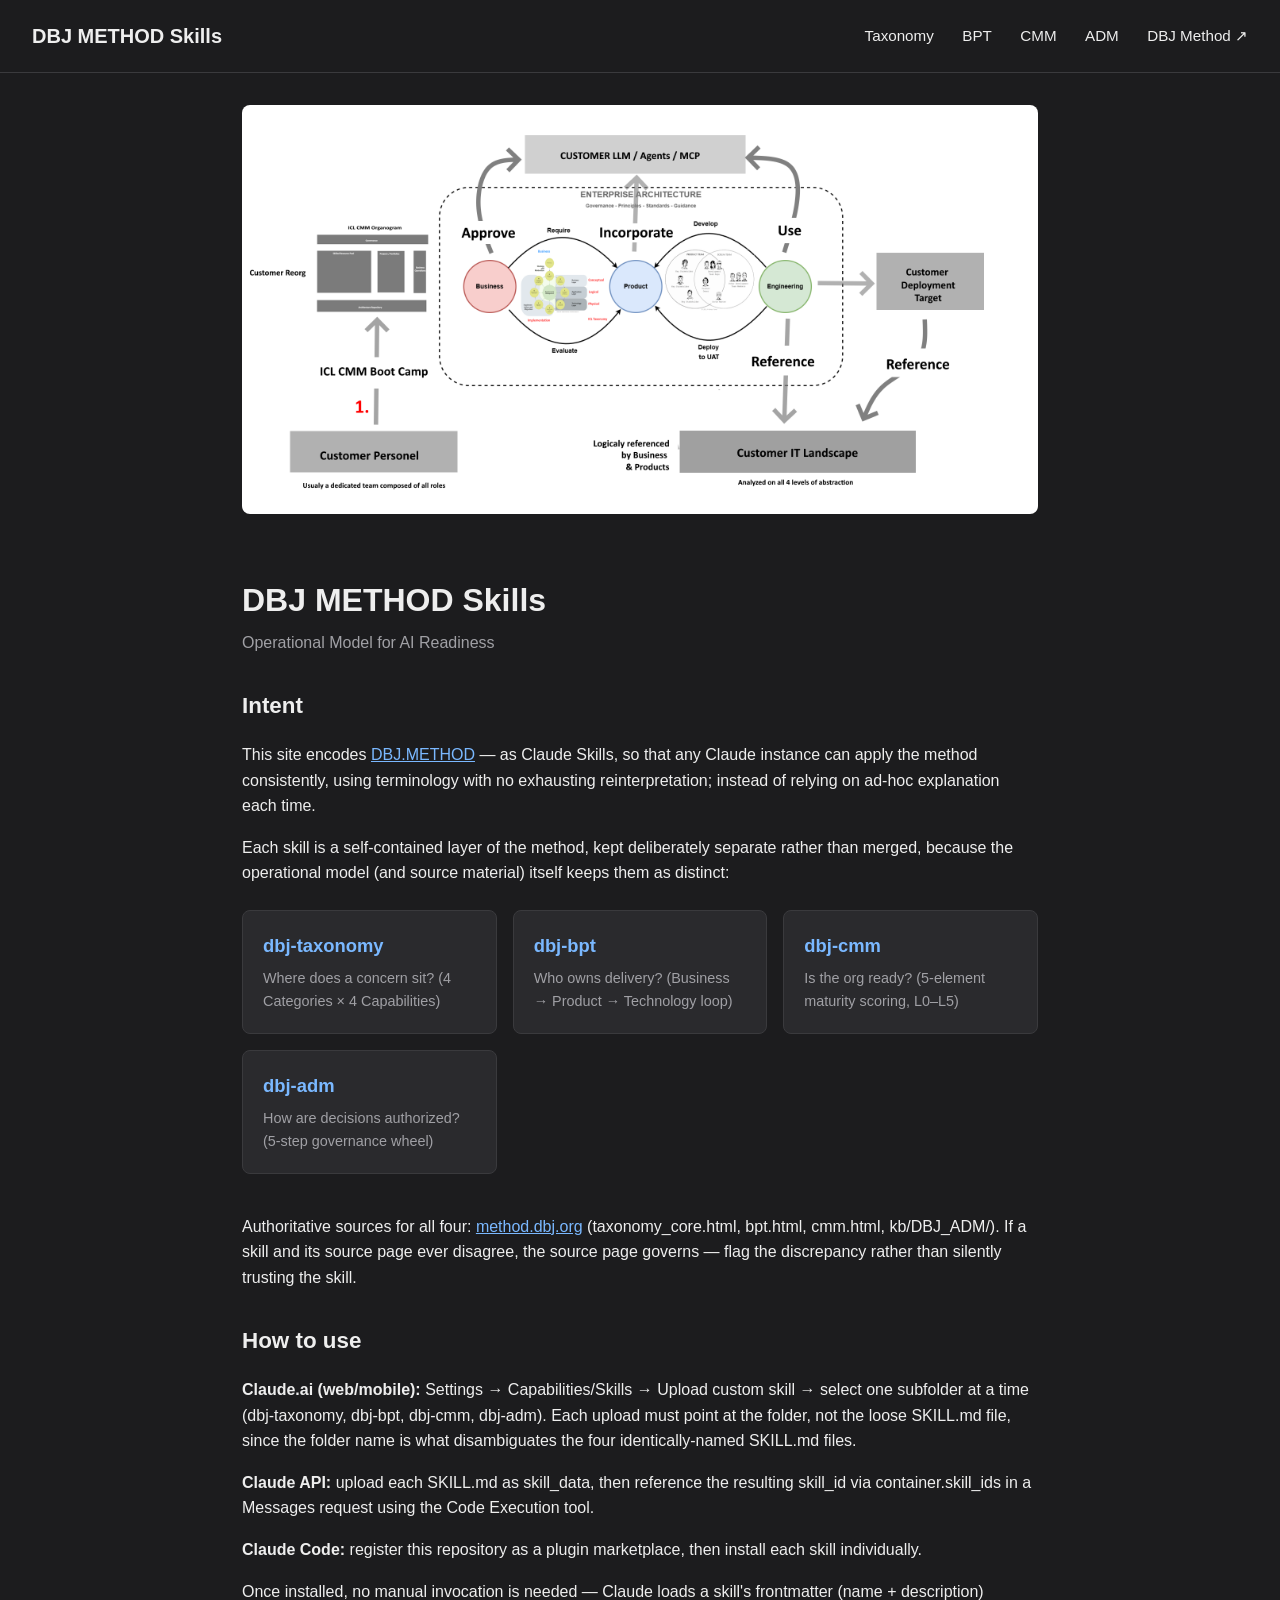
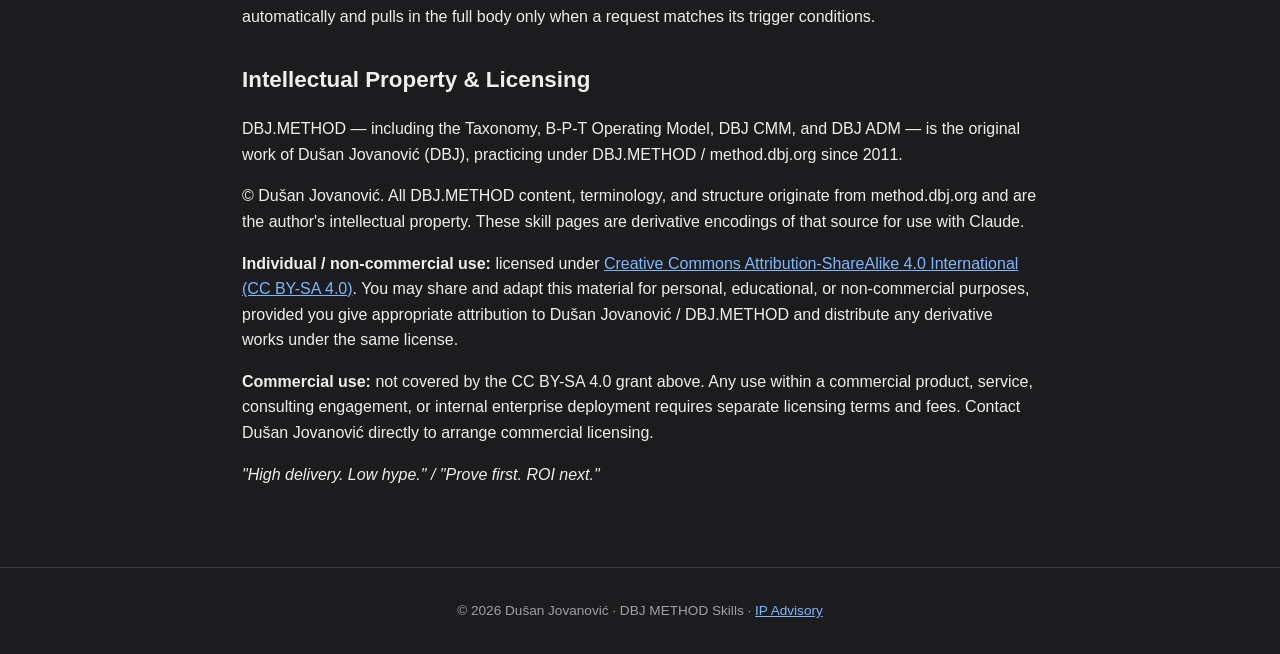
<file: index.html>
<!DOCTYPE html>
<html lang="en">
<head>
<meta charset="UTF-8">
<meta name="viewport" content="width=device-width, initial-scale=1.0">
<title>DBJ METHOD Skills</title>
<meta name="description" content="Direct mapping to AI Readiness — DBJ.METHOD encoded as Claude Skills.">
<link rel="stylesheet" href="/style.css">
</head>
<body>
<header class="site-header">
  <a class="brand" href="/">DBJ METHOD Skills</a>
  <nav class="site-nav">
    <a href="/dbj-taxonomy.html">Taxonomy</a>
    <a href="/dbj-bpt.html">BPT</a>
    <a href="/dbj-cmm.html">CMM</a>
    <a href="/dbj-adm.html">ADM</a>
    <a href="https://method.dbj.org">DBJ Method &#8599;</a>
  </nav>
</header>

<main>
  <img class="banner" src="/images/banner.png" alt="DBJ.METHOD engagement architecture">

  <h1>DBJ METHOD Skills</h1>
  <p class="subtitle">Operational Model for AI Readiness</p>

  <h2>Intent</h2>
  <p>
    This site encodes <a href="https://method.dbj.org/" target="_new">DBJ.METHOD</a> — as Claude Skills, so that any Claude instance can apply the method
    consistently, using terminology with no exhausting reinterpretation; instead
    of relying on ad-hoc explanation each time.
  </p>
  <p>
    Each skill is a self-contained layer of the method, kept deliberately
    separate rather than merged, because the operational model (and source material) itself keeps
    them as distinct:
  </p>

  <div class="skills-grid">
    <a class="skill-card" href="/dbj-taxonomy.html">
      <h3>dbj-taxonomy</h3>
      <p>Where does a concern sit? (4 Categories × 4 Capabilities)</p>
    </a>
    <a class="skill-card" href="/dbj-bpt.html">
      <h3>dbj-bpt</h3>
      <p>Who owns delivery? (Business → Product → Technology loop)</p>
    </a>
    <a class="skill-card" href="/dbj-cmm.html">
      <h3>dbj-cmm</h3>
      <p>Is the org ready? (5-element maturity scoring, L0–L5)</p>
    </a>
    <a class="skill-card" href="/dbj-adm.html">
      <h3>dbj-adm</h3>
      <p>How are decisions authorized? (5-step governance wheel)</p>
    </a>
  </div>

  <p>
    Authoritative sources for all four: <a href="https://method.dbj.org">method.dbj.org</a>
    (taxonomy_core.html, bpt.html, cmm.html, kb/DBJ_ADM/). If a skill and its
    source page ever disagree, the source page governs — flag the discrepancy
    rather than silently trusting the skill.
  </p>

  <h2>How to use</h2>
  <p>
    <strong>Claude.ai (web/mobile):</strong> Settings → Capabilities/Skills → Upload
    custom skill → select one subfolder at a time (dbj-taxonomy, dbj-bpt,
    dbj-cmm, dbj-adm). Each upload must point at the folder, not the loose
    SKILL.md file, since the folder name is what disambiguates the four
    identically-named SKILL.md files.
  </p>
  <p>
    <strong>Claude API:</strong> upload each SKILL.md as skill_data, then reference the
    resulting skill_id via container.skill_ids in a Messages request using
    the Code Execution tool.
  </p>
  <p>
    <strong>Claude Code:</strong> register this repository as a plugin marketplace, then
    install each skill individually.
  </p>
  <p>
    Once installed, no manual invocation is needed — Claude loads a skill's
    frontmatter (name + description) automatically and pulls in the full
    body only when a request matches its trigger conditions.
  </p>

  <h2>Intellectual Property &amp; Licensing</h2>
  <p>
    DBJ.METHOD — including the Taxonomy, B-P-T Operating Model, DBJ CMM, and
    DBJ ADM — is the original work of Dušan Jovanović (DBJ), practicing under
    DBJ.METHOD / method.dbj.org since 2011.
  </p>
  <p>
    © Dušan Jovanović. All DBJ.METHOD content, terminology, and structure
    originate from method.dbj.org and are the author's intellectual property.
    These skill pages are derivative encodings of that source for use with
    Claude.
  </p>
  <p>
    <strong>Individual / non-commercial use:</strong> licensed under
    <a href="https://creativecommons.org/licenses/by-sa/4.0/">Creative Commons Attribution-ShareAlike 4.0 International (CC BY-SA 4.0)</a>.
    You may share and adapt this material for personal, educational, or
    non-commercial purposes, provided you give appropriate attribution to
    Dušan Jovanović / DBJ.METHOD and distribute any derivative works under
    the same license.
  </p>
  <p>
    <strong>Commercial use:</strong> not covered by the CC BY-SA 4.0 grant above. Any use
    within a commercial product, service, consulting engagement, or internal
    enterprise deployment requires separate licensing terms and fees. Contact
    Dušan Jovanović directly to arrange commercial licensing.
  </p>
  <p><em>"High delivery. Low hype." / "Prove first. ROI next."</em></p>
</main>

<footer class="site-footer">
  &copy; 2026 Dušan Jovanović · DBJ METHOD Skills · <a href="/ip-advisory.html">IP Advisory</a>
</footer>
</body>
</html>
</file>
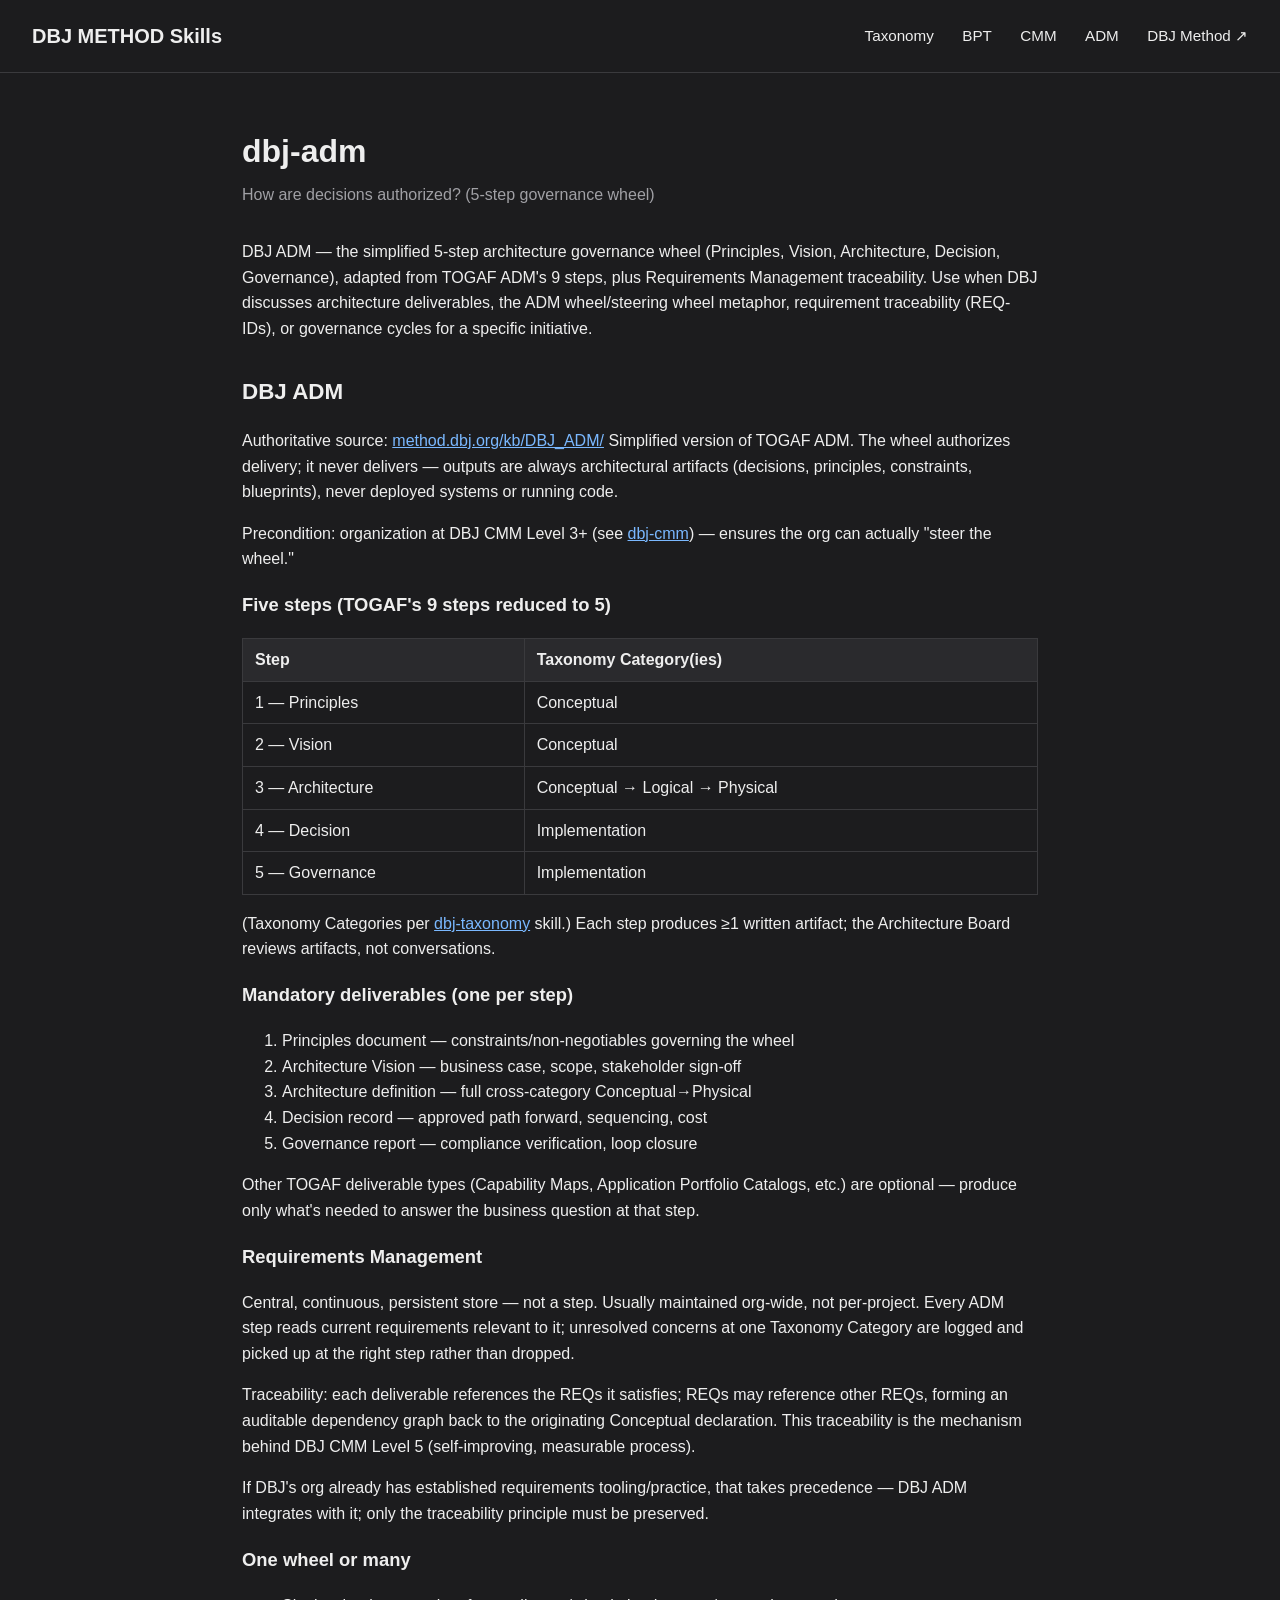
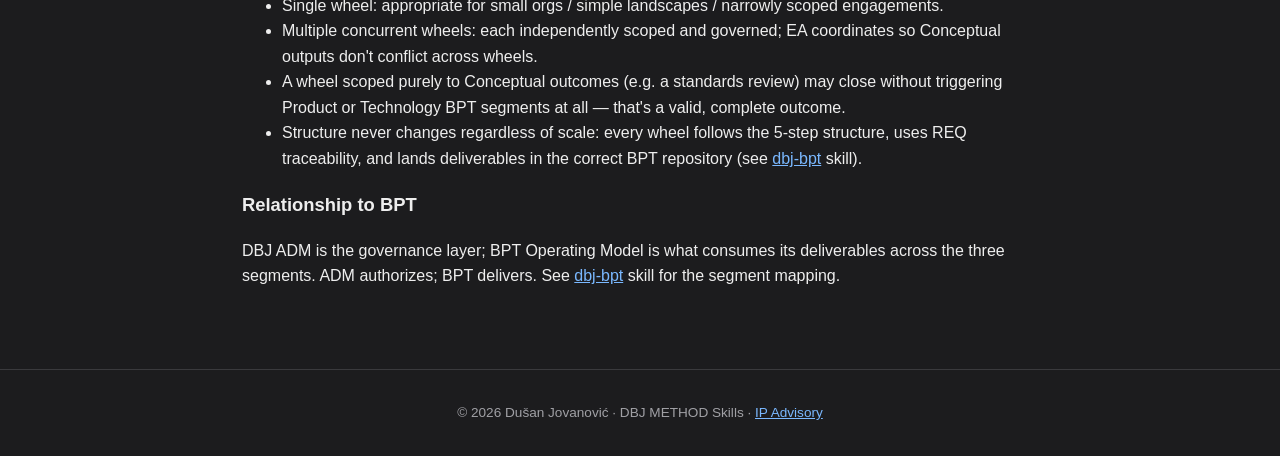
<file: dbj-adm.html>
<!DOCTYPE html>
<html lang="en">
<head>
<meta charset="UTF-8">
<meta name="viewport" content="width=device-width, initial-scale=1.0">
<title>dbj-adm — DBJ METHOD Skills</title>
<meta name="description" content="DBJ ADM — the simplified 5-step architecture governance wheel, adapted from TOGAF ADM.">
<link rel="stylesheet" href="/style.css">
</head>
<body>
<header class="site-header">
  <a class="brand" href="/">DBJ METHOD Skills</a>
  <nav class="site-nav">
    <a href="/dbj-taxonomy.html">Taxonomy</a>
    <a href="/dbj-bpt.html">BPT</a>
    <a href="/dbj-cmm.html">CMM</a>
    <a href="/dbj-adm.html">ADM</a>
    <a href="https://method.dbj.org">DBJ Method &#8599;</a>
  </nav>
</header>

<main>
  <h1>dbj-adm</h1>
  <p class="subtitle">How are decisions authorized? (5-step governance wheel)</p>

  <p>
    DBJ ADM — the simplified 5-step architecture governance wheel (Principles,
    Vision, Architecture, Decision, Governance), adapted from TOGAF ADM's 9
    steps, plus Requirements Management traceability. Use when DBJ discusses
    architecture deliverables, the ADM wheel/steering wheel metaphor,
    requirement traceability (REQ-IDs), or governance cycles for a specific
    initiative.
  </p>

  <h2>DBJ ADM</h2>
  <p>
    Authoritative source: <a href="https://method.dbj.org/kb/DBJ_ADM/">method.dbj.org/kb/DBJ_ADM/</a>
    Simplified version of TOGAF ADM. The wheel authorizes delivery; it never
    delivers — outputs are always architectural artifacts (decisions,
    principles, constraints, blueprints), never deployed systems or running
    code.
  </p>
  <p>Precondition: organization at DBJ CMM Level 3+ (see <a href="/dbj-cmm.html">dbj-cmm</a>) — ensures the org can actually "steer the wheel."</p>

  <h3>Five steps (TOGAF's 9 steps reduced to 5)</h3>
  <table>
    <tr><th>Step</th><th>Taxonomy Category(ies)</th></tr>
    <tr><td>1 — Principles</td><td>Conceptual</td></tr>
    <tr><td>2 — Vision</td><td>Conceptual</td></tr>
    <tr><td>3 — Architecture</td><td>Conceptual → Logical → Physical</td></tr>
    <tr><td>4 — Decision</td><td>Implementation</td></tr>
    <tr><td>5 — Governance</td><td>Implementation</td></tr>
  </table>
  <p>
    (Taxonomy Categories per <a href="/dbj-taxonomy.html">dbj-taxonomy</a> skill.)
    Each step produces ≥1 written artifact; the Architecture Board reviews
    artifacts, not conversations.
  </p>

  <h3>Mandatory deliverables (one per step)</h3>
  <ol>
    <li>Principles document — constraints/non-negotiables governing the wheel</li>
    <li>Architecture Vision — business case, scope, stakeholder sign-off</li>
    <li>Architecture definition — full cross-category Conceptual→Physical</li>
    <li>Decision record — approved path forward, sequencing, cost</li>
    <li>Governance report — compliance verification, loop closure</li>
  </ol>
  <p>
    Other TOGAF deliverable types (Capability Maps, Application Portfolio
    Catalogs, etc.) are optional — produce only what's needed to answer the
    business question at that step.
  </p>

  <h3>Requirements Management</h3>
  <p>
    Central, continuous, persistent store — not a step. Usually maintained
    org-wide, not per-project. Every ADM step reads current requirements
    relevant to it; unresolved concerns at one Taxonomy Category are logged
    and picked up at the right step rather than dropped.
  </p>
  <p>
    Traceability: each deliverable references the REQs it satisfies; REQs may
    reference other REQs, forming an auditable dependency graph back to the
    originating Conceptual declaration. This traceability is the mechanism
    behind DBJ CMM Level 5 (self-improving, measurable process).
  </p>
  <p>
    If DBJ's org already has established requirements tooling/practice, that
    takes precedence — DBJ ADM integrates with it; only the traceability
    principle must be preserved.
  </p>

  <h3>One wheel or many</h3>
  <ul>
    <li>Single wheel: appropriate for small orgs / simple landscapes / narrowly scoped engagements.</li>
    <li>Multiple concurrent wheels: each independently scoped and governed; EA coordinates so Conceptual outputs don't conflict across wheels.</li>
    <li>A wheel scoped purely to Conceptual outcomes (e.g. a standards review) may close without triggering Product or Technology BPT segments at all — that's a valid, complete outcome.</li>
    <li>Structure never changes regardless of scale: every wheel follows the 5-step structure, uses REQ traceability, and lands deliverables in the correct BPT repository (see <a href="/dbj-bpt.html">dbj-bpt</a> skill).</li>
  </ul>

  <h3>Relationship to BPT</h3>
  <p>
    DBJ ADM is the governance layer; BPT Operating Model is what consumes its
    deliverables across the three segments. ADM authorizes; BPT delivers. See
    <a href="/dbj-bpt.html">dbj-bpt</a> skill for the segment mapping.
  </p>
</main>

<footer class="site-footer">
  &copy; 2026 Dušan Jovanović · DBJ METHOD Skills · <a href="/ip-advisory.html">IP Advisory</a>
</footer>
</body>
</html>
</file>
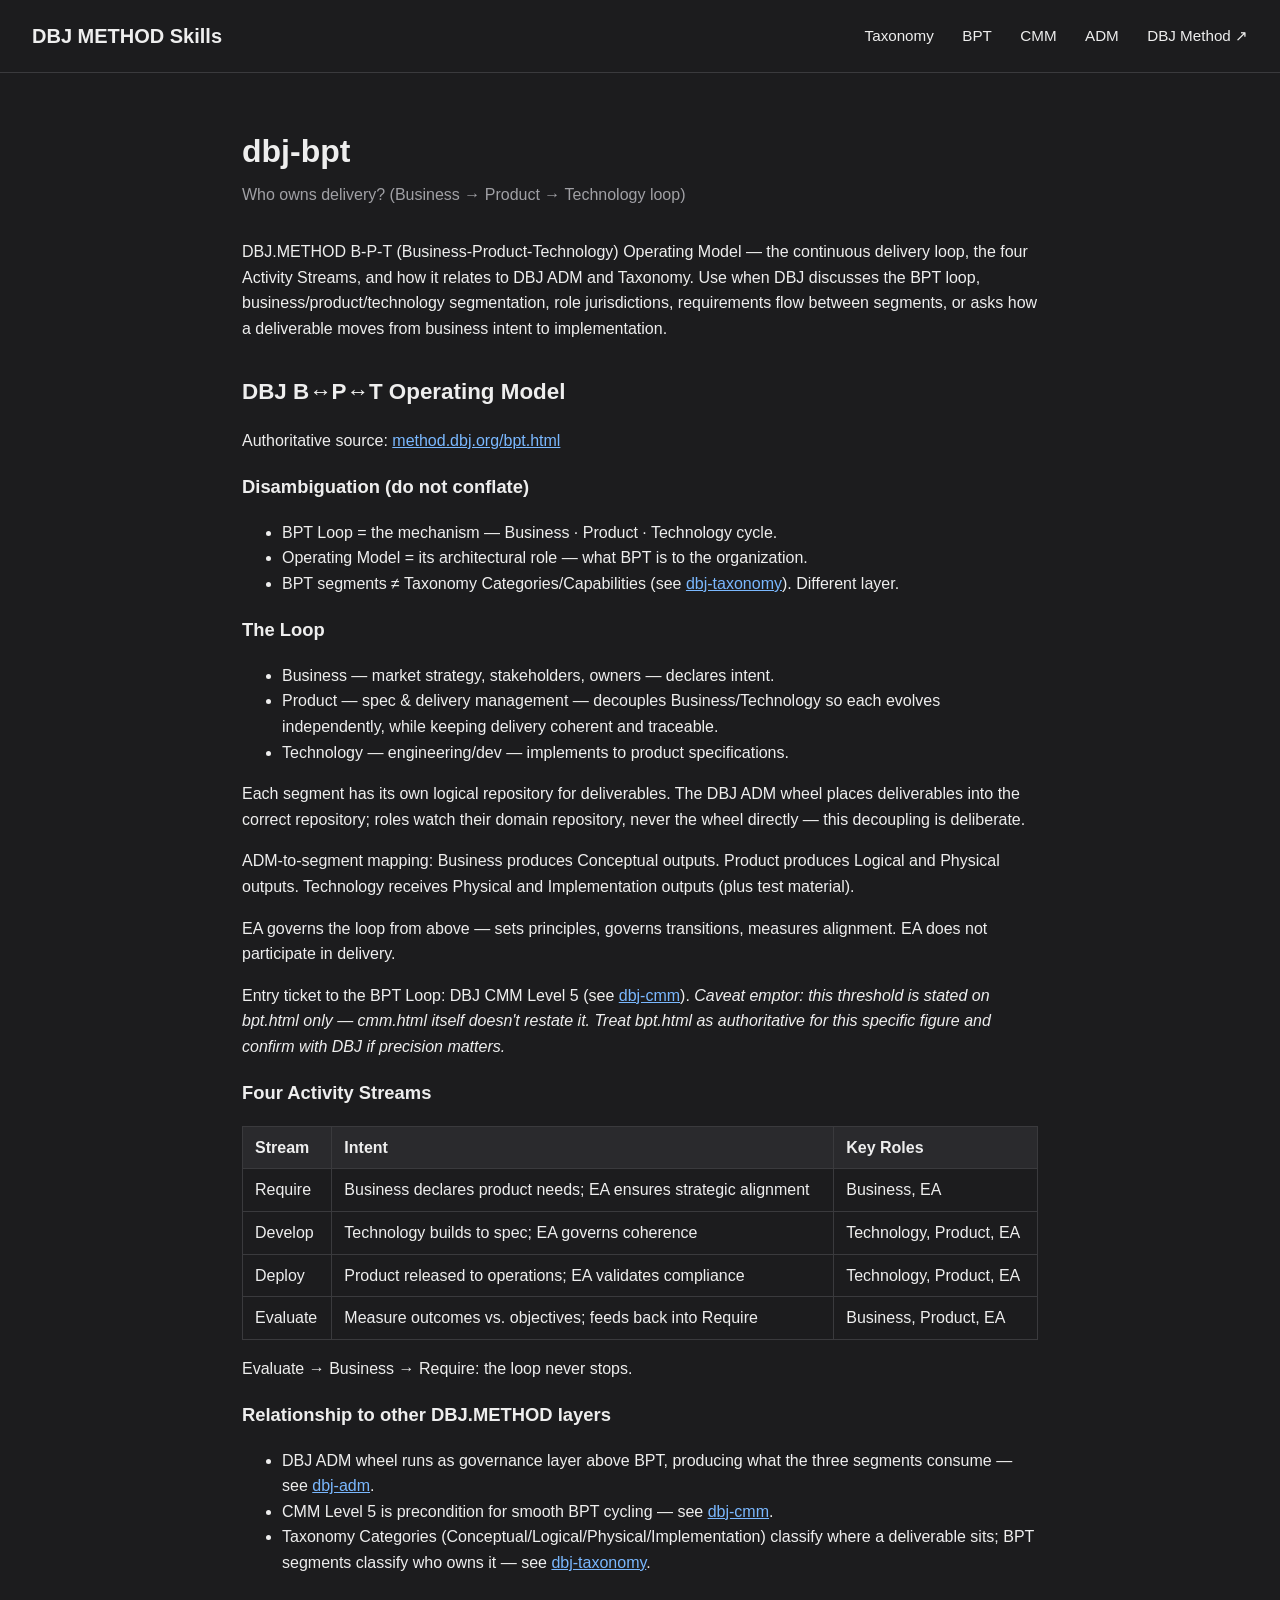
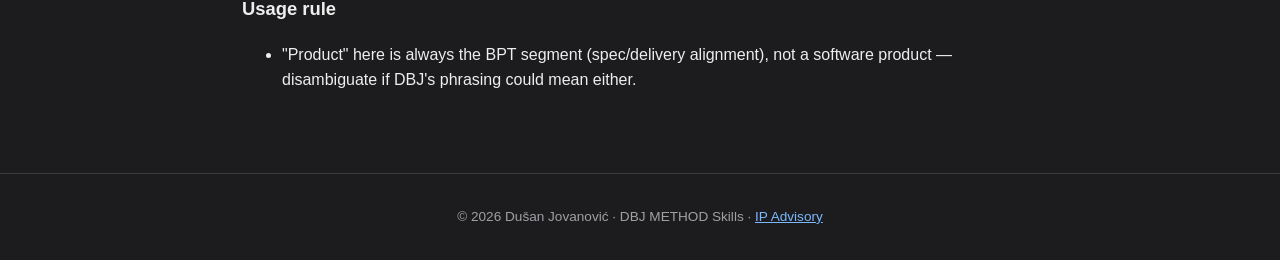
<file: dbj-bpt.html>
<!DOCTYPE html>
<html lang="en">
<head>
<meta charset="UTF-8">
<meta name="viewport" content="width=device-width, initial-scale=1.0">
<title>dbj-bpt — DBJ METHOD Skills</title>
<meta name="description" content="DBJ.METHOD B-P-T (Business-Product-Technology) Operating Model — the continuous delivery loop and the four Activity Streams.">
<link rel="stylesheet" href="/style.css">
</head>
<body>
<header class="site-header">
  <a class="brand" href="/">DBJ METHOD Skills</a>
  <nav class="site-nav">
    <a href="/dbj-taxonomy.html">Taxonomy</a>
    <a href="/dbj-bpt.html">BPT</a>
    <a href="/dbj-cmm.html">CMM</a>
    <a href="/dbj-adm.html">ADM</a>
    <a href="https://method.dbj.org">DBJ Method &#8599;</a>
  </nav>
</header>

<main>
  <h1>dbj-bpt</h1>
  <p class="subtitle">Who owns delivery? (Business → Product → Technology loop)</p>

  <p>
    DBJ.METHOD B-P-T (Business-Product-Technology) Operating Model — the
    continuous delivery loop, the four Activity Streams, and how it relates to
    DBJ ADM and Taxonomy. Use when DBJ discusses the BPT loop, business/product/technology
    segmentation, role jurisdictions, requirements flow between segments, or asks
    how a deliverable moves from business intent to implementation.
  </p>

  <h2>DBJ B↔P↔T Operating Model</h2>
  <p>Authoritative source: <a href="https://method.dbj.org/bpt.html">method.dbj.org/bpt.html</a></p>

  <h3>Disambiguation (do not conflate)</h3>
  <ul>
    <li>BPT Loop = the mechanism — Business · Product · Technology cycle.</li>
    <li>Operating Model = its architectural role — what BPT is to the organization.</li>
    <li>BPT segments ≠ Taxonomy Categories/Capabilities (see <a href="/dbj-taxonomy.html">dbj-taxonomy</a>). Different layer.</li>
  </ul>

  <h3>The Loop</h3>
  <ul>
    <li>Business — market strategy, stakeholders, owners — declares intent.</li>
    <li>Product — spec &amp; delivery management — decouples Business/Technology so each evolves independently, while keeping delivery coherent and traceable.</li>
    <li>Technology — engineering/dev — implements to product specifications.</li>
  </ul>
  <p>
    Each segment has its own logical repository for deliverables. The DBJ ADM
    wheel places deliverables into the correct repository; roles watch their
    domain repository, never the wheel directly — this decoupling is deliberate.
  </p>
  <p>
    ADM-to-segment mapping: Business produces Conceptual outputs. Product
    produces Logical and Physical outputs. Technology receives Physical and
    Implementation outputs (plus test material).
  </p>
  <p>
    EA governs the loop from above — sets principles, governs transitions,
    measures alignment. EA does not participate in delivery.
  </p>
  <p>
    Entry ticket to the BPT Loop: DBJ CMM Level 5 (see <a href="/dbj-cmm.html">dbj-cmm</a>).
    <em>Caveat emptor: this threshold is stated on bpt.html only — cmm.html
    itself doesn't restate it. Treat bpt.html as authoritative for this
    specific figure and confirm with DBJ if precision matters.</em>
  </p>

  <h3>Four Activity Streams</h3>
  <table>
    <tr><th>Stream</th><th>Intent</th><th>Key Roles</th></tr>
    <tr><td>Require</td><td>Business declares product needs; EA ensures strategic alignment</td><td>Business, EA</td></tr>
    <tr><td>Develop</td><td>Technology builds to spec; EA governs coherence</td><td>Technology, Product, EA</td></tr>
    <tr><td>Deploy</td><td>Product released to operations; EA validates compliance</td><td>Technology, Product, EA</td></tr>
    <tr><td>Evaluate</td><td>Measure outcomes vs. objectives; feeds back into Require</td><td>Business, Product, EA</td></tr>
  </table>
  <p>Evaluate → Business → Require: the loop never stops.</p>

  <h3>Relationship to other DBJ.METHOD layers</h3>
  <ul>
    <li>DBJ ADM wheel runs as governance layer above BPT, producing what the three segments consume — see <a href="/dbj-adm.html">dbj-adm</a>.</li>
    <li>CMM Level 5 is precondition for smooth BPT cycling — see <a href="/dbj-cmm.html">dbj-cmm</a>.</li>
    <li>Taxonomy Categories (Conceptual/Logical/Physical/Implementation) classify where a deliverable sits; BPT segments classify who owns it — see <a href="/dbj-taxonomy.html">dbj-taxonomy</a>.</li>
  </ul>

  <h3>Usage rule</h3>
  <ul>
    <li>"Product" here is always the BPT segment (spec/delivery alignment), not a software product — disambiguate if DBJ's phrasing could mean either.</li>
  </ul>
</main>

<footer class="site-footer">
  &copy; 2026 Dušan Jovanović · DBJ METHOD Skills · <a href="/ip-advisory.html">IP Advisory</a>
</footer>
</body>
</html>
</file>
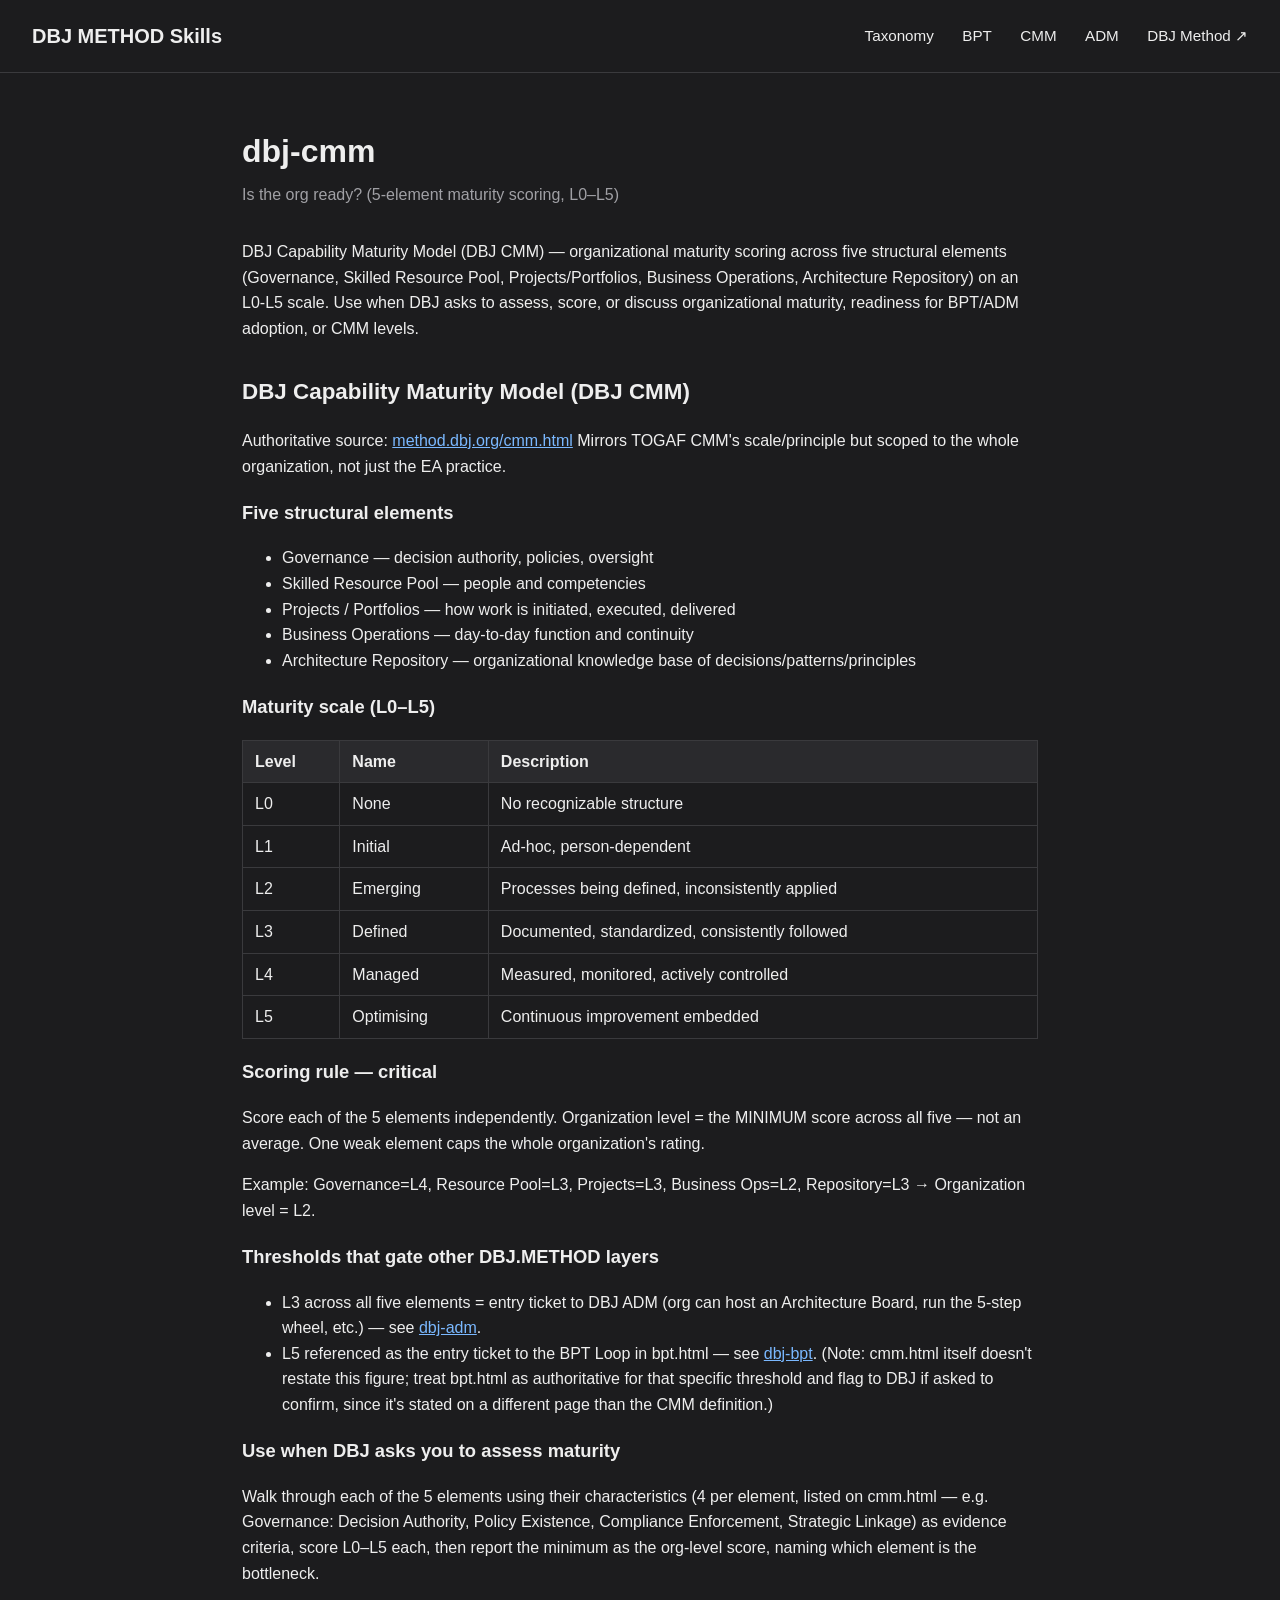
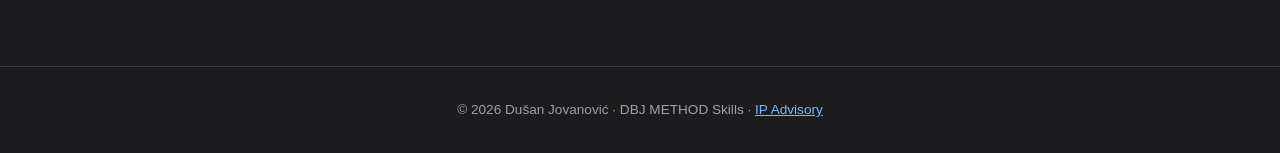
<file: dbj-cmm.html>
<!DOCTYPE html>
<html lang="en">
<head>
<meta charset="UTF-8">
<meta name="viewport" content="width=device-width, initial-scale=1.0">
<title>dbj-cmm — DBJ METHOD Skills</title>
<meta name="description" content="DBJ Capability Maturity Model — organizational maturity scoring across five structural elements on an L0-L5 scale.">
<link rel="stylesheet" href="/style.css">
</head>
<body>
<header class="site-header">
  <a class="brand" href="/">DBJ METHOD Skills</a>
  <nav class="site-nav">
    <a href="/dbj-taxonomy.html">Taxonomy</a>
    <a href="/dbj-bpt.html">BPT</a>
    <a href="/dbj-cmm.html">CMM</a>
    <a href="/dbj-adm.html">ADM</a>
    <a href="https://method.dbj.org">DBJ Method &#8599;</a>
  </nav>
</header>

<main>
  <h1>dbj-cmm</h1>
  <p class="subtitle">Is the org ready? (5-element maturity scoring, L0–L5)</p>

  <p>
    DBJ Capability Maturity Model (DBJ CMM) — organizational maturity scoring
    across five structural elements (Governance, Skilled Resource Pool,
    Projects/Portfolios, Business Operations, Architecture Repository) on an
    L0-L5 scale. Use when DBJ asks to assess, score, or discuss organizational
    maturity, readiness for BPT/ADM adoption, or CMM levels.
  </p>

  <h2>DBJ Capability Maturity Model (DBJ CMM)</h2>
  <p>
    Authoritative source: <a href="https://method.dbj.org/cmm.html">method.dbj.org/cmm.html</a>
    Mirrors TOGAF CMM's scale/principle but scoped to the whole organization,
    not just the EA practice.
  </p>

  <h3>Five structural elements</h3>
  <ul>
    <li>Governance — decision authority, policies, oversight</li>
    <li>Skilled Resource Pool — people and competencies</li>
    <li>Projects / Portfolios — how work is initiated, executed, delivered</li>
    <li>Business Operations — day-to-day function and continuity</li>
    <li>Architecture Repository — organizational knowledge base of decisions/patterns/principles</li>
  </ul>

  <h3>Maturity scale (L0–L5)</h3>
  <table>
    <tr><th>Level</th><th>Name</th><th>Description</th></tr>
    <tr><td>L0</td><td>None</td><td>No recognizable structure</td></tr>
    <tr><td>L1</td><td>Initial</td><td>Ad-hoc, person-dependent</td></tr>
    <tr><td>L2</td><td>Emerging</td><td>Processes being defined, inconsistently applied</td></tr>
    <tr><td>L3</td><td>Defined</td><td>Documented, standardized, consistently followed</td></tr>
    <tr><td>L4</td><td>Managed</td><td>Measured, monitored, actively controlled</td></tr>
    <tr><td>L5</td><td>Optimising</td><td>Continuous improvement embedded</td></tr>
  </table>

  <h3>Scoring rule — critical</h3>
  <p>
    Score each of the 5 elements independently. Organization level = the
    MINIMUM score across all five — not an average. One weak element caps the
    whole organization's rating.
  </p>
  <p>
    Example: Governance=L4, Resource Pool=L3, Projects=L3, Business Ops=L2,
    Repository=L3 → Organization level = L2.
  </p>

  <h3>Thresholds that gate other DBJ.METHOD layers</h3>
  <ul>
    <li>L3 across all five elements = entry ticket to DBJ ADM (org can host an Architecture Board, run the 5-step wheel, etc.) — see <a href="/dbj-adm.html">dbj-adm</a>.</li>
    <li>L5 referenced as the entry ticket to the BPT Loop in bpt.html — see <a href="/dbj-bpt.html">dbj-bpt</a>. (Note: cmm.html itself doesn't restate this figure; treat bpt.html as authoritative for that specific threshold and flag to DBJ if asked to confirm, since it's stated on a different page than the CMM definition.)</li>
  </ul>

  <h3>Use when DBJ asks you to assess maturity</h3>
  <p>
    Walk through each of the 5 elements using their characteristics (4 per
    element, listed on cmm.html — e.g. Governance: Decision Authority, Policy
    Existence, Compliance Enforcement, Strategic Linkage) as evidence criteria,
    score L0–L5 each, then report the minimum as the org-level score, naming
    which element is the bottleneck.
  </p>
</main>

<footer class="site-footer">
  &copy; 2026 Dušan Jovanović · DBJ METHOD Skills · <a href="/ip-advisory.html">IP Advisory</a>
</footer>
</body>
</html>
</file>
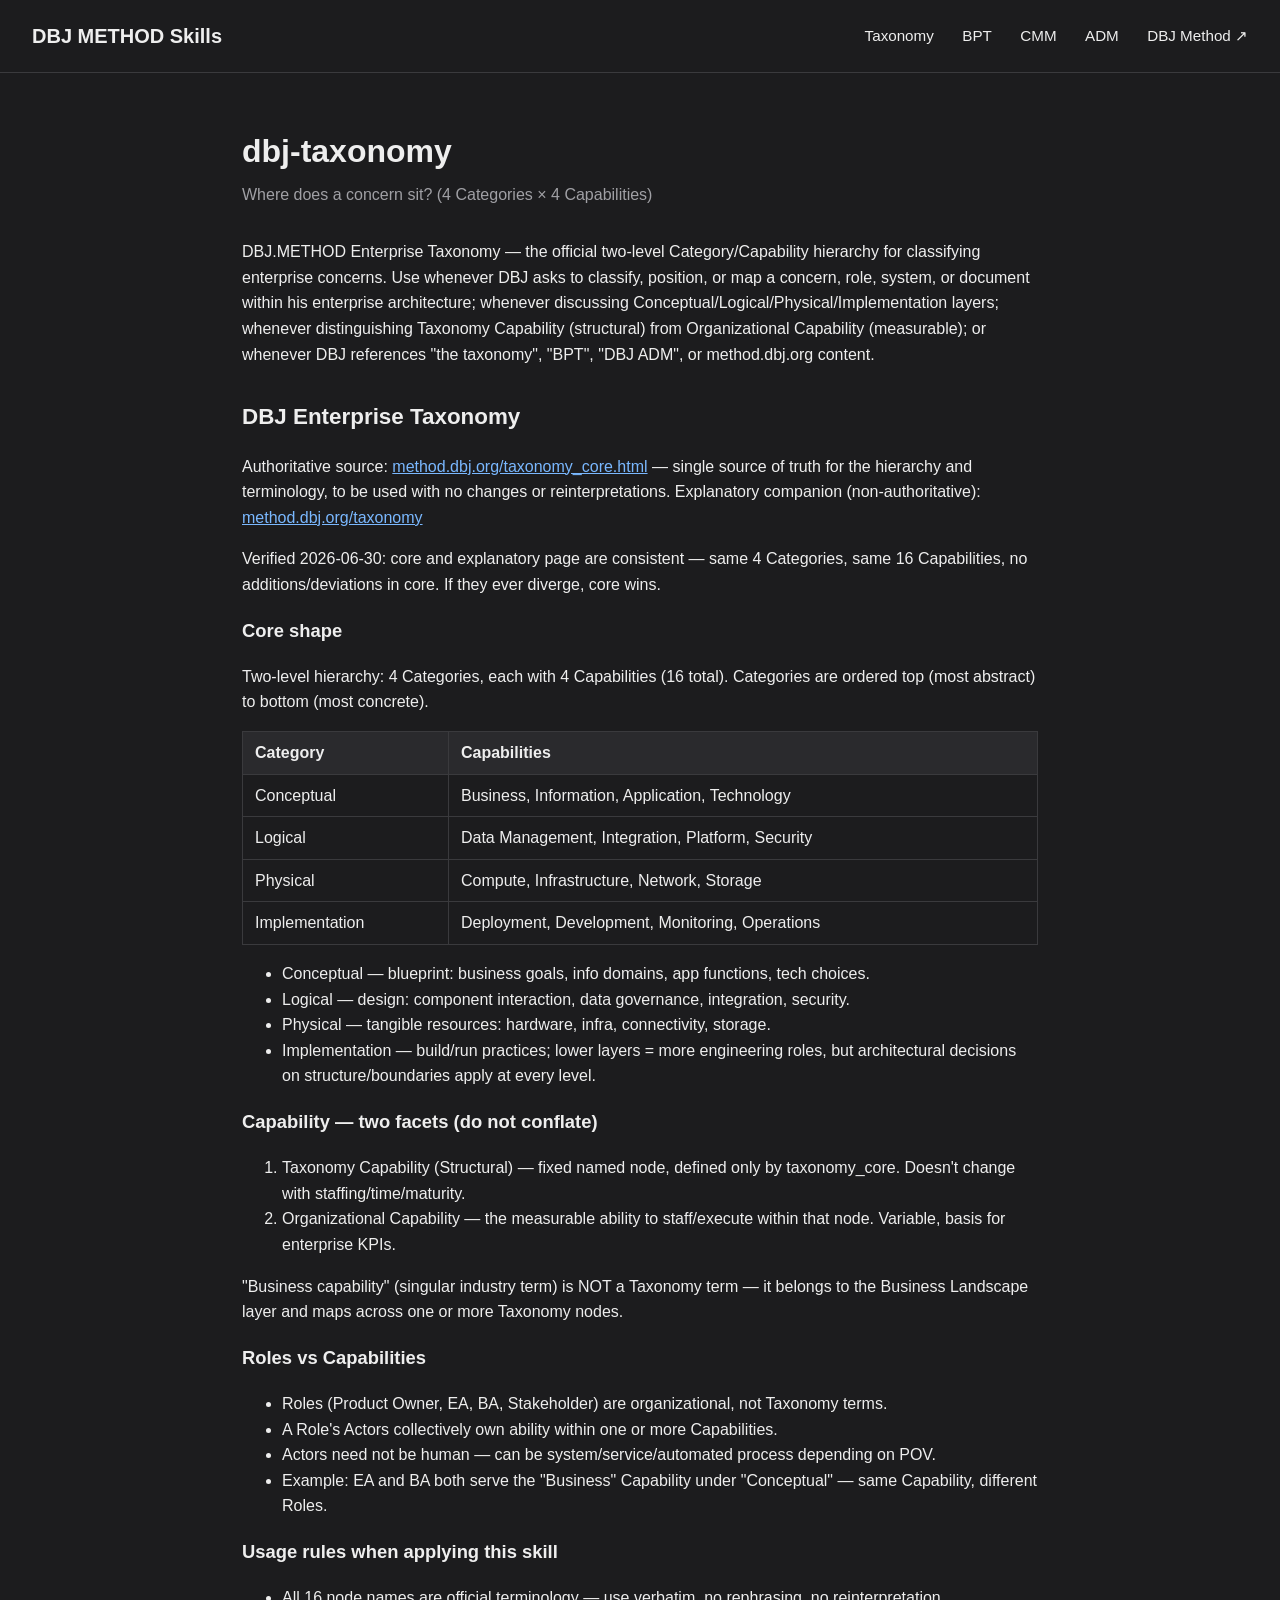
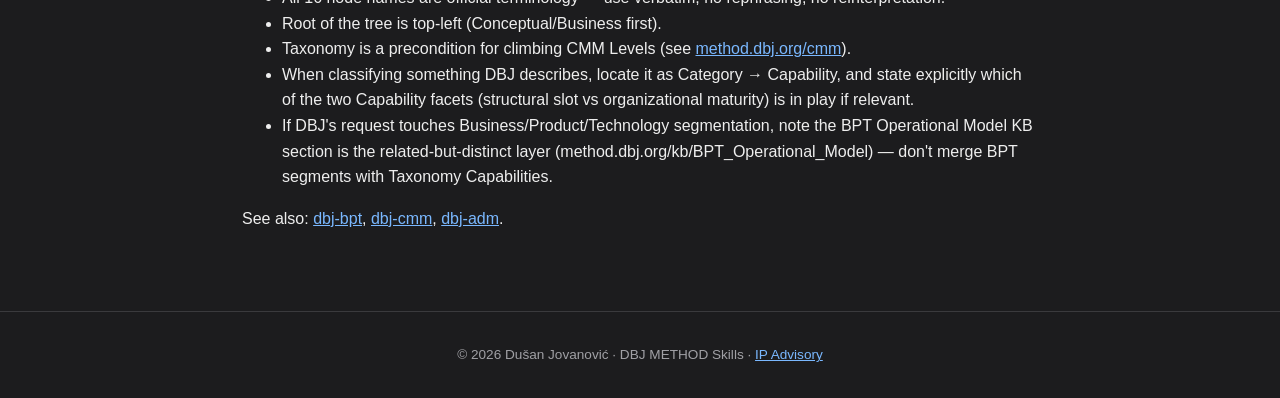
<file: dbj-taxonomy.html>
<!DOCTYPE html>
<html lang="en">
<head>
<meta charset="UTF-8">
<meta name="viewport" content="width=device-width, initial-scale=1.0">
<title>dbj-taxonomy — DBJ METHOD Skills</title>
<meta name="description" content="DBJ.METHOD Enterprise Taxonomy — the official two-level Category/Capability hierarchy for classifying enterprise concerns.">
<link rel="stylesheet" href="/style.css">
</head>
<body>
<header class="site-header">
  <a class="brand" href="/">DBJ METHOD Skills</a>
  <nav class="site-nav">
    <a href="/dbj-taxonomy.html">Taxonomy</a>
    <a href="/dbj-bpt.html">BPT</a>
    <a href="/dbj-cmm.html">CMM</a>
    <a href="/dbj-adm.html">ADM</a>
    <a href="https://method.dbj.org">DBJ Method &#8599;</a>
  </nav>
</header>

<main>
  <h1>dbj-taxonomy</h1>
  <p class="subtitle">Where does a concern sit? (4 Categories × 4 Capabilities)</p>

  <p>
    DBJ.METHOD Enterprise Taxonomy — the official two-level Category/Capability
    hierarchy for classifying enterprise concerns. Use whenever DBJ asks to
    classify, position, or map a concern, role, system, or document within his
    enterprise architecture; whenever discussing Conceptual/Logical/Physical/Implementation
    layers; whenever distinguishing Taxonomy Capability (structural) from
    Organizational Capability (measurable); or whenever DBJ references "the
    taxonomy", "BPT", "DBJ ADM", or method.dbj.org content.
  </p>

  <h2>DBJ Enterprise Taxonomy</h2>
  <p>
    Authoritative source: <a href="https://method.dbj.org/taxonomy_core.html">method.dbj.org/taxonomy_core.html</a> — single source of truth
    for the hierarchy and terminology, to be used with no changes or reinterpretations.
    Explanatory companion (non-authoritative): <a href="https://method.dbj.org/taxonomy">method.dbj.org/taxonomy</a>
  </p>
  <p>
    Verified 2026-06-30: core and explanatory page are consistent — same 4 Categories,
    same 16 Capabilities, no additions/deviations in core. If they ever diverge, core wins.
  </p>

  <h3>Core shape</h3>
  <p>
    Two-level hierarchy: 4 Categories, each with 4 Capabilities (16 total).
    Categories are ordered top (most abstract) to bottom (most concrete).
  </p>

  <table>
    <tr><th>Category</th><th>Capabilities</th></tr>
    <tr><td>Conceptual</td><td>Business, Information, Application, Technology</td></tr>
    <tr><td>Logical</td><td>Data Management, Integration, Platform, Security</td></tr>
    <tr><td>Physical</td><td>Compute, Infrastructure, Network, Storage</td></tr>
    <tr><td>Implementation</td><td>Deployment, Development, Monitoring, Operations</td></tr>
  </table>

  <ul>
    <li>Conceptual — blueprint: business goals, info domains, app functions, tech choices.</li>
    <li>Logical — design: component interaction, data governance, integration, security.</li>
    <li>Physical — tangible resources: hardware, infra, connectivity, storage.</li>
    <li>Implementation — build/run practices; lower layers = more engineering roles, but architectural decisions on structure/boundaries apply at every level.</li>
  </ul>

  <h3>Capability — two facets (do not conflate)</h3>
  <ol>
    <li>Taxonomy Capability (Structural) — fixed named node, defined only by taxonomy_core. Doesn't change with staffing/time/maturity.</li>
    <li>Organizational Capability — the measurable ability to staff/execute within that node. Variable, basis for enterprise KPIs.</li>
  </ol>
  <p>
    "Business capability" (singular industry term) is NOT a Taxonomy term — it belongs to the Business Landscape layer and maps across one or more Taxonomy nodes.
  </p>

  <h3>Roles vs Capabilities</h3>
  <ul>
    <li>Roles (Product Owner, EA, BA, Stakeholder) are organizational, not Taxonomy terms.</li>
    <li>A Role's Actors collectively own ability within one or more Capabilities.</li>
    <li>Actors need not be human — can be system/service/automated process depending on POV.</li>
    <li>Example: EA and BA both serve the "Business" Capability under "Conceptual" — same Capability, different Roles.</li>
  </ul>

  <h3>Usage rules when applying this skill</h3>
  <ul>
    <li>All 16 node names are official terminology — use verbatim, no rephrasing, no reinterpretation.</li>
    <li>Root of the tree is top-left (Conceptual/Business first).</li>
    <li>Taxonomy is a precondition for climbing CMM Levels (see <a href="https://method.dbj.org/cmm">method.dbj.org/cmm</a>).</li>
    <li>When classifying something DBJ describes, locate it as Category → Capability, and state explicitly which of the two Capability facets (structural slot vs organizational maturity) is in play if relevant.</li>
    <li>If DBJ's request touches Business/Product/Technology segmentation, note the BPT Operational Model KB section is the related-but-distinct layer (method.dbj.org/kb/BPT_Operational_Model) — don't merge BPT segments with Taxonomy Capabilities.</li>
  </ul>

  <p>See also: <a href="/dbj-bpt.html">dbj-bpt</a>, <a href="/dbj-cmm.html">dbj-cmm</a>, <a href="/dbj-adm.html">dbj-adm</a>.</p>
</main>

<footer class="site-footer">
  &copy; 2026 Dušan Jovanović · DBJ METHOD Skills · <a href="/ip-advisory.html">IP Advisory</a>
</footer>
</body>
</html>
</file>
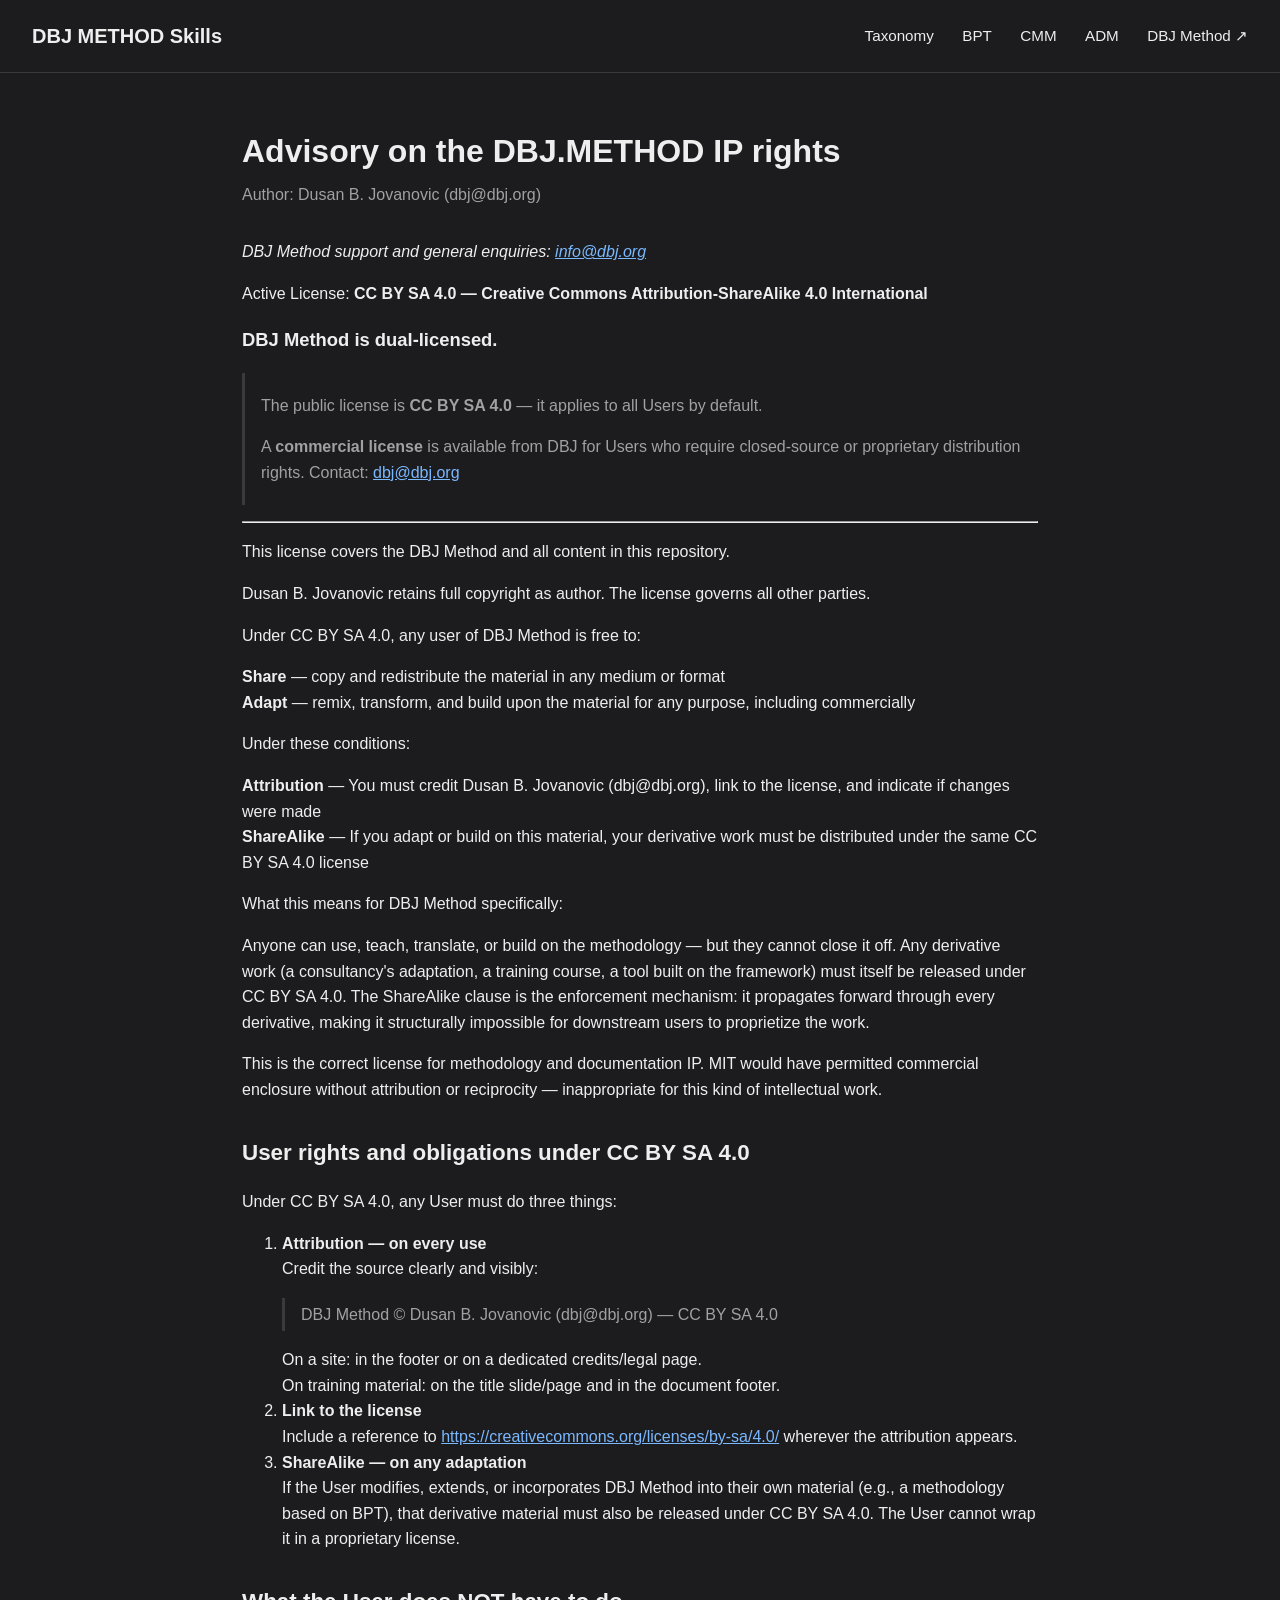
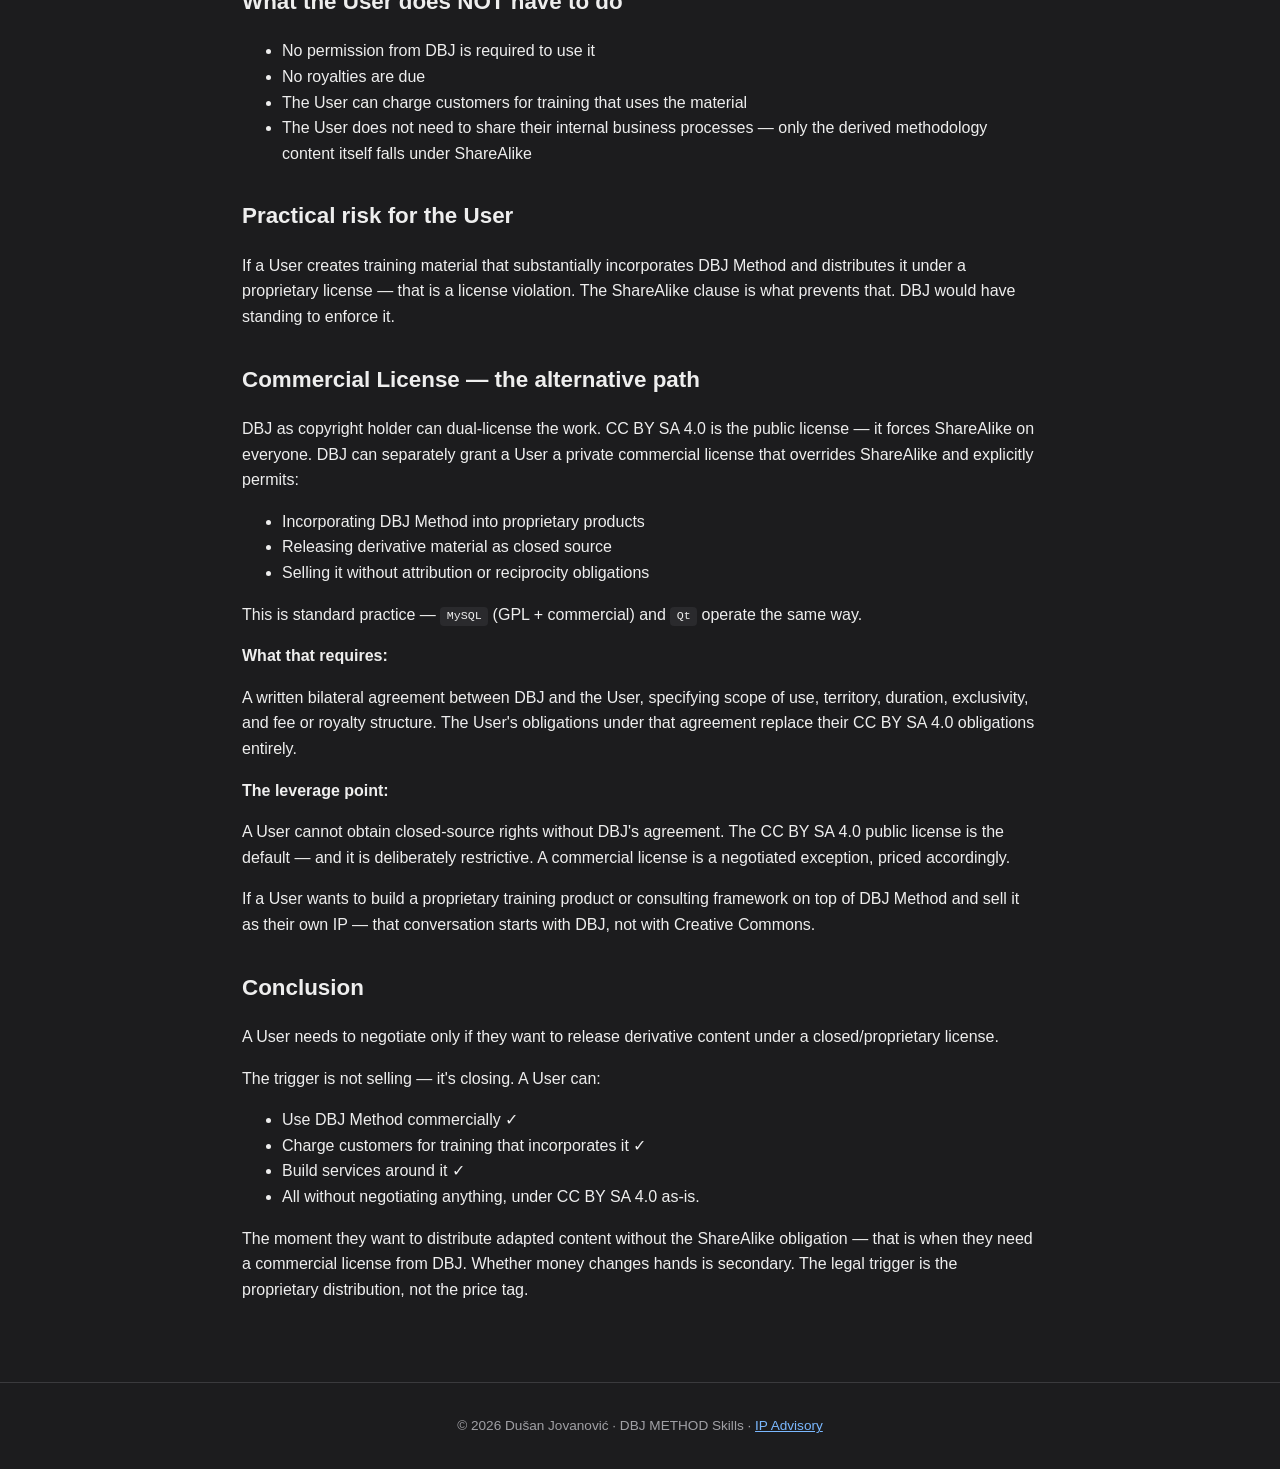
<file: ip-advisory.html>
<!DOCTYPE html>
<html lang="en">
<head>
<meta charset="UTF-8">
<meta name="viewport" content="width=device-width, initial-scale=1.0">
<title>DBJ Method IP Explainer — DBJ METHOD Skills</title>
<meta name="description" content="Advisory on the DBJ.METHOD IP rights — CC BY SA 4.0 dual-licensing explainer.">
<link rel="stylesheet" href="/style.css">
</head>
<body>
<header class="site-header">
  <a class="brand" href="/">DBJ METHOD Skills</a>
  <nav class="site-nav">
    <a href="/dbj-taxonomy.html">Taxonomy</a>
    <a href="/dbj-bpt.html">BPT</a>
    <a href="/dbj-cmm.html">CMM</a>
    <a href="/dbj-adm.html">ADM</a>
    <a href="https://method.dbj.org">DBJ Method &#8599;</a>
  </nav>
</header>

<main>
  <h1>Advisory on the DBJ.METHOD IP rights</h1>
  <p class="subtitle">Author: Dusan B. Jovanovic (dbj@dbj.org)</p>

  <p><em>DBJ Method support and general enquiries: <a href="mailto:info@dbj.org">info@dbj.org</a></em></p>

  <p>Active License: <strong>CC BY SA 4.0 — Creative Commons Attribution-ShareAlike 4.0 International</strong></p>

  <h3>DBJ Method is dual-licensed.</h3>
  <blockquote>
    <p>The public license is <strong>CC BY SA 4.0</strong> — it applies to all Users by default.</p>
    <p>A <strong>commercial license</strong> is available from DBJ for Users who require closed-source or proprietary distribution rights. Contact: <a href="mailto:dbj@dbj.org">dbj@dbj.org</a></p>
  </blockquote>

  <hr>

  <p>This license covers the DBJ Method and all content in this repository.</p>
  <p>Dusan B. Jovanovic retains full copyright as author. The license governs all other parties.</p>

  <p>Under CC BY SA 4.0, any user of DBJ Method is free to:</p>
  <p>
    <strong>Share</strong> — copy and redistribute the material in any medium or format<br>
    <strong>Adapt</strong> — remix, transform, and build upon the material for any purpose, including commercially
  </p>

  <p>Under these conditions:</p>
  <p>
    <strong>Attribution</strong> — You must credit Dusan B. Jovanovic (dbj@dbj.org), link to the license, and indicate if changes were made<br>
    <strong>ShareAlike</strong> — If you adapt or build on this material, your derivative work must be distributed under the same CC BY SA 4.0 license
  </p>

  <p>What this means for DBJ Method specifically:</p>
  <p>
    Anyone can use, teach, translate, or build on the methodology — but they cannot close it off.
    Any derivative work (a consultancy's adaptation, a training course, a tool built on the framework)
    must itself be released under CC BY SA 4.0. The ShareAlike clause is the enforcement mechanism:
    it propagates forward through every derivative, making it structurally impossible for downstream
    users to proprietize the work.
  </p>
  <p>
    This is the correct license for methodology and documentation IP. MIT would have permitted
    commercial enclosure without attribution or reciprocity — inappropriate for this kind of
    intellectual work.
  </p>

  <h2>User rights and obligations under CC BY SA 4.0</h2>
  <p>Under CC BY SA 4.0, any User must do three things:</p>

  <ol>
    <li>
      <strong>Attribution — on every use</strong><br>
      Credit the source clearly and visibly:
      <blockquote>DBJ Method © Dusan B. Jovanovic (dbj@dbj.org) — CC BY SA 4.0</blockquote>
      On a site: in the footer or on a dedicated credits/legal page.<br>
      On training material: on the title slide/page and in the document footer.
    </li>
    <li>
      <strong>Link to the license</strong><br>
      Include a reference to <a href="https://creativecommons.org/licenses/by-sa/4.0/">https://creativecommons.org/licenses/by-sa/4.0/</a> wherever the attribution appears.
    </li>
    <li>
      <strong>ShareAlike — on any adaptation</strong><br>
      If the User modifies, extends, or incorporates DBJ Method into their own material (e.g., a
      methodology based on BPT), that derivative material must also be released under CC BY SA 4.0.
      The User cannot wrap it in a proprietary license.
    </li>
  </ol>

  <h2>What the User does NOT have to do</h2>
  <ul>
    <li>No permission from DBJ is required to use it</li>
    <li>No royalties are due</li>
    <li>The User can charge customers for training that uses the material</li>
    <li>The User does not need to share their internal business processes — only the derived methodology content itself falls under ShareAlike</li>
  </ul>

  <h2>Practical risk for the User</h2>
  <p>
    If a User creates training material that substantially incorporates DBJ Method and distributes
    it under a proprietary license — that is a license violation. The ShareAlike clause is what
    prevents that. DBJ would have standing to enforce it.
  </p>

  <h2>Commercial License — the alternative path</h2>
  <p>
    DBJ as copyright holder can dual-license the work. CC BY SA 4.0 is the public license — it forces
    ShareAlike on everyone. DBJ can separately grant a User a private commercial license that overrides
    ShareAlike and explicitly permits:
  </p>
  <ul>
    <li>Incorporating DBJ Method into proprietary products</li>
    <li>Releasing derivative material as closed source</li>
    <li>Selling it without attribution or reciprocity obligations</li>
  </ul>
  <p>This is standard practice — <code>MySQL</code> (GPL + commercial) and <code>Qt</code> operate the same way.</p>

  <p><strong>What that requires:</strong></p>
  <p>
    A written bilateral agreement between DBJ and the User, specifying scope of use, territory,
    duration, exclusivity, and fee or royalty structure. The User's obligations under that agreement
    replace their CC BY SA 4.0 obligations entirely.
  </p>

  <p><strong>The leverage point:</strong></p>
  <p>
    A User cannot obtain closed-source rights without DBJ's agreement. The CC BY SA 4.0 public
    license is the default — and it is deliberately restrictive. A commercial license is a
    negotiated exception, priced accordingly.
  </p>
  <p>
    If a User wants to build a proprietary training product or consulting framework on top of DBJ
    Method and sell it as their own IP — that conversation starts with DBJ, not with Creative Commons.
  </p>

  <h2>Conclusion</h2>
  <p>A User needs to negotiate only if they want to release derivative content under a closed/proprietary license.</p>
  <p>The trigger is not selling — it's closing. A User can:</p>
  <ul>
    <li>Use DBJ Method commercially &#10003;</li>
    <li>Charge customers for training that incorporates it &#10003;</li>
    <li>Build services around it &#10003;</li>
    <li>All without negotiating anything, under CC BY SA 4.0 as-is.</li>
  </ul>
  <p>
    The moment they want to distribute adapted content without the ShareAlike obligation — that is
    when they need a commercial license from DBJ. Whether money changes hands is secondary. The
    legal trigger is the proprietary distribution, not the price tag.
  </p>
</main>

<footer class="site-footer">
  &copy; 2026 Dušan Jovanović · DBJ METHOD Skills · <a href="/ip-advisory.html">IP Advisory</a>
</footer>
</body>
</html>
</file>
<file: style.css>
:root {
  color-scheme: dark;
  --bg: #1c1c1e;
  --card: #2a2a2d;
  --text: #eee;
  --muted: #a0a0a5;
  --accent: #7ab8ff;
  --border: #3a3a3d;
}

* { box-sizing: border-box; }

body {
  margin: 0;
  font-family: -apple-system, BlinkMacSystemFont, "Segoe UI", Roboto, Helvetica, Arial, sans-serif;
  background: var(--bg);
  color: var(--text);
  line-height: 1.6;
}

header.site-header {
  display: flex;
  justify-content: space-between;
  align-items: center;
  padding: 1.25rem 2rem;
  border-bottom: 1px solid var(--border);
  flex-wrap: wrap;
  gap: 1rem;
}

header.site-header a.brand {
  font-size: 1.25rem;
  font-weight: 700;
  color: var(--text);
  text-decoration: none;
}

nav.site-nav a {
  color: var(--text);
  text-decoration: none;
  margin-left: 1.5rem;
  font-size: 0.95rem;
}

nav.site-nav a:hover { color: var(--accent); }

main {
  max-width: 860px;
  margin: 0 auto;
  padding: 2rem;
}

.banner {
  width: 100%;
  height: auto;
  border-radius: 8px;
  margin-bottom: 2rem;
}

h1 { font-size: 2rem; margin-bottom: 0.25rem; }
h2 { font-size: 1.4rem; margin-top: 2rem; }
h3 { font-size: 1.15rem; }

.subtitle {
  color: var(--muted);
  margin-top: 0;
  margin-bottom: 2rem;
}

.skills-grid {
  display: grid;
  grid-template-columns: repeat(auto-fit, minmax(220px, 1fr));
  gap: 1rem;
  margin: 1.5rem 0 2.5rem;
}

.skill-card {
  background: var(--card);
  border: 1px solid var(--border);
  border-radius: 8px;
  padding: 1.25rem;
  text-decoration: none;
  color: var(--text);
  display: block;
}

.skill-card:hover { border-color: var(--accent); }

.skill-card h3 { margin: 0 0 0.4rem; color: var(--accent); }
.skill-card p { margin: 0; color: var(--muted); font-size: 0.9rem; }

table {
  border-collapse: collapse;
  width: 100%;
  margin: 1rem 0;
}

th, td {
  border: 1px solid var(--border);
  padding: 0.5rem 0.75rem;
  text-align: left;
}

th { background: var(--card); }

code {
  background: var(--card);
  padding: 0.15rem 0.4rem;
  border-radius: 4px;
  font-size: 0.9em;
}

a { color: var(--accent); }

blockquote {
  border-left: 3px solid var(--border);
  margin: 1rem 0;
  padding: 0.25rem 1rem;
  color: var(--muted);
}

footer.site-footer {
  text-align: center;
  color: var(--muted);
  font-size: 0.85rem;
  padding: 2rem;
  border-top: 1px solid var(--border);
  margin-top: 2rem;
}
</file>
